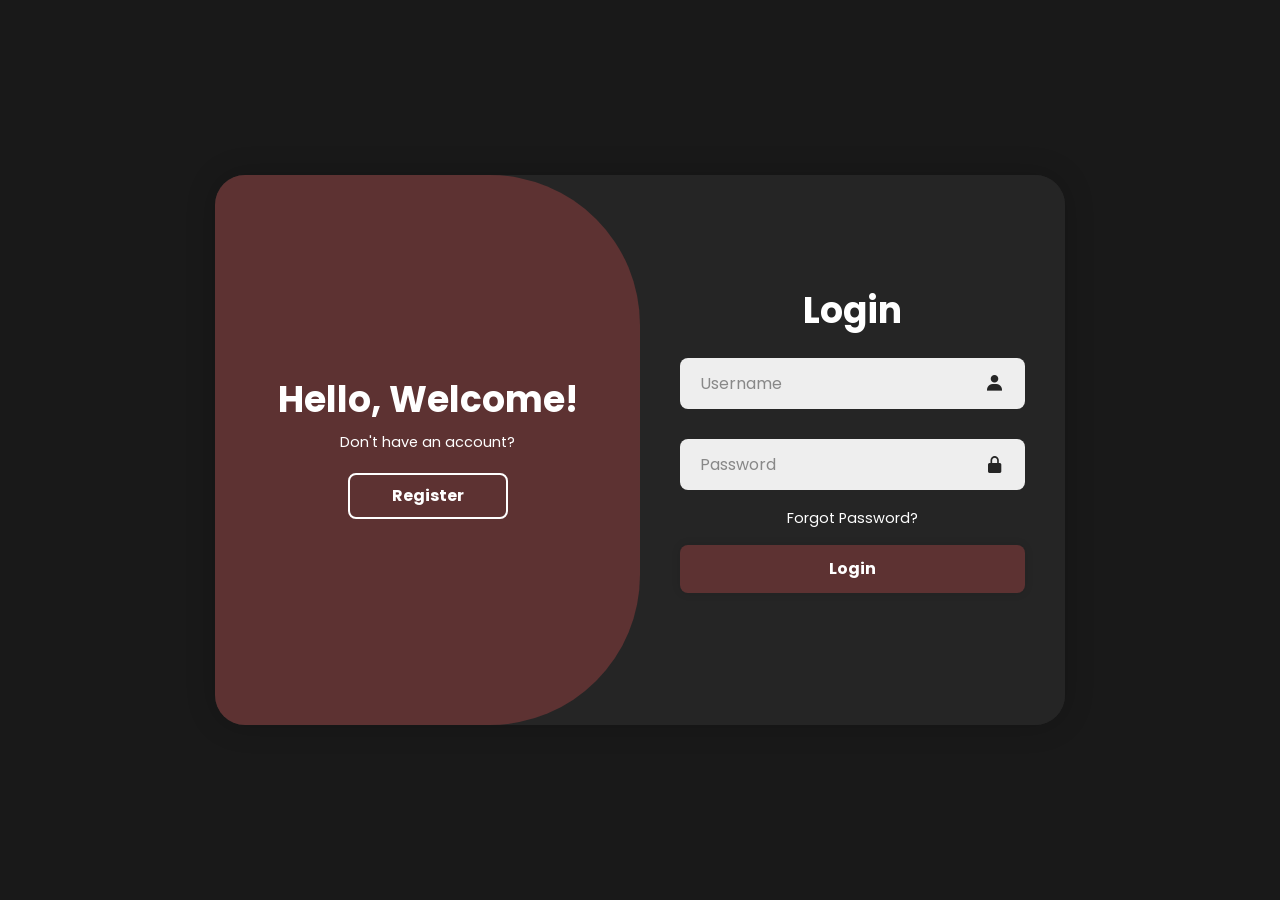
<file: cctv project/index.html>
<!DOCTYPE html>
<html lang="en">
<head>
    <meta charset="UTF-8">
    <meta name="viewport" content="width=device-width, initial-scale=1.0">
    <title>Login/Signup Form</title>
    <link rel="stylesheet" href="style1.css">
    <link href='https://unpkg.com/boxicons@2.1.4/css/boxicons.min.css' rel='stylesheet'>
</head>
<body>

    <div class="container">
      
        <div class="form-box login">
            <form id="loginForm" action="#">
                <h1>Login</h1>
                <div class="input-box">
                    <input type="text" id="loginUsername" placeholder="Username" required>
                    <i class='bx bxs-user'></i>
                </div>
                <div class="input-box">
                    <input type="password" id="loginPassword" placeholder="Password" required>
                    <i class='bx bxs-lock-alt'></i>
                </div>
                <div class="forgot-link">
                    <a href="forgot.html">Forgot Password?</a>
                </div>
                <button type="submit" class="btn">Login</button>
               
                <p id="loginMessage" class="msg"></p>
            </form>
        </div>

        
        <div class="form-box register">
            <form id="registerForm" action="#">
                <h1>Registration</h1>
                <div class="input-box">
                    <input type="text" id="regUsername" placeholder="Username" required>
                    <i class='bx bxs-user'></i>
                </div>
                <div class="input-box">
                    <input type="email" id="regEmail" placeholder="Email" required>
                    <i class='bx bxs-envelope'></i>
                </div>
                <div class="input-box">
                    <input type="password" id="regPassword" placeholder="Password" required>
                    <i class='bx bxs-lock-alt'></i>
                </div>
                
                <div class="input-box">
                    <input type="password" id="regConfirmPassword" placeholder="Confirm Password" required>
                    <i class='bx bxs-lock-alt'></i>
                </div>

                <button type="submit" class="btn">Register</button>

               
                <p id="registerMessage" class="msg"></p>
            </form>
        </div>

      
        <div class="toggle-box">
            <div class="toggle-panel toggle-left">
                <h1>Hello, Welcome!</h1>
                <p>Don't have an account?</p>
                <button class="btn register-btn">Register</button>
            </div>

            <div class="toggle-panel toggle-right">
                <h1>Welcome Back!</h1>
                <p>Already have an account?</p>
                <button class="btn login-btn">Login</button>
            </div>
        </div>
    </div>

    <script src="script.js"></script>
</body>
</html>
</file>
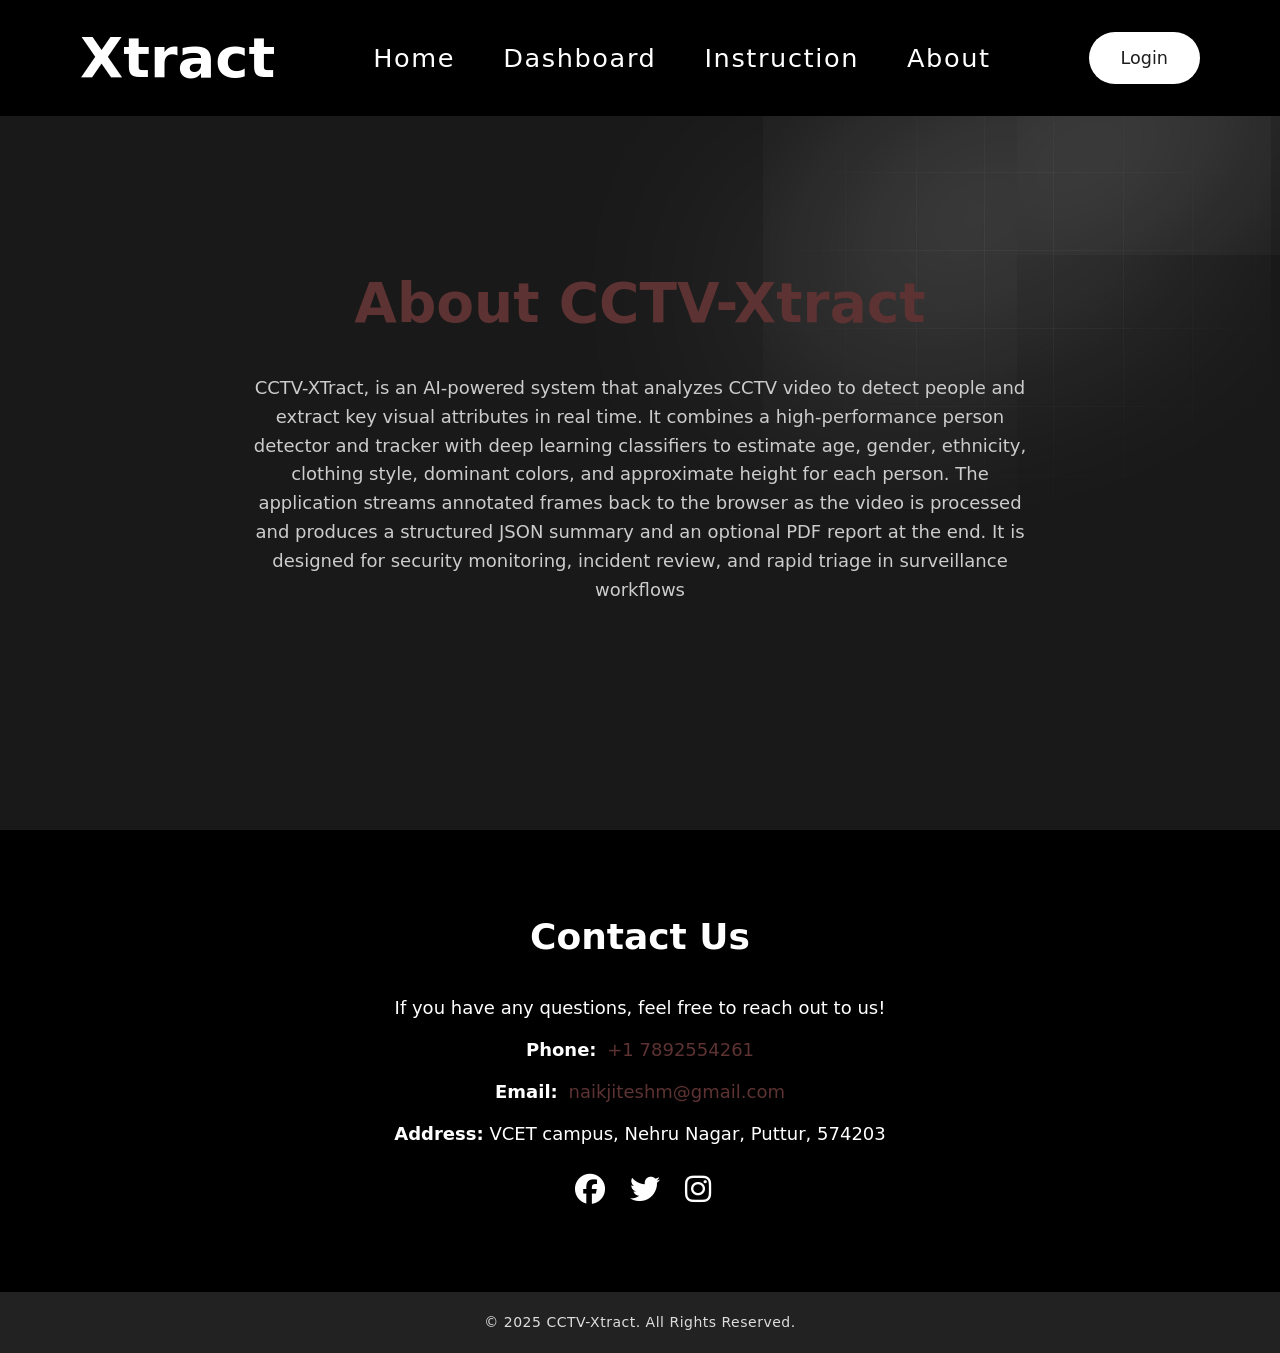
<file: cctv project/about.html>
<!DOCTYPE html>
<html lang="en">
<head>
   <meta charset="UTF-8">
   <meta name="viewport" content="width=device-width, initial-scale=1.0">
   <title>Xtract</title>
   <link rel="stylesheet" href="style.css"> 
   
   <link rel="stylesheet" href="https://cdnjs.cloudflare.com/ajax/libs/font-awesome/6.5.0/css/all.min.css">
</head>
<body>
   <img class="image-gradient" src="gradient.png" alt="gradient">
   <div class="layer-blur"></div>

  

 
   <header>
       <h1 class="logo">Xtract</h1>
       <nav>
           <a href="home.html">Home</a>
           <a href="dashboard.html">Dashboard</a>
           <a href="instruction.html">Instruction</a>
           <a href="about.html">About</a>
       </nav>
       <a href="index.html#login" class="btn-signin">Login</a>
   </header>

   
   <main>
       <div class="main-content">

        <div class="about-section">
            <h3>About CCTV-Xtract</h3>
            <p>
                 CCTV-XTract, is an AI-powered system that analyzes CCTV video to detect people and extract key visual attributes in real time. It combines a high-performance person detector and tracker with deep learning classifiers to estimate age, gender, ethnicity, clothing style, dominant colors, and approximate height for each person. The application streams annotated frames back to the browser as the video is processed and produces a structured JSON summary and an optional PDF report at the end. It is designed for security monitoring, incident review, and rapid triage in surveillance workflows
            </p>
        </div>
       </div>
   </main>

   <div class="contact-section">
       <h3>Contact Us</h3>
       <p>If you have any questions, feel free to reach out to us!</p>
       <p><strong>Phone:</strong> <a href="tel:+17892554261">+1 7892554261</a></p>
       <p><strong>Email:</strong> <a href="mailto:naikjiteshm@gmail.com">naikjiteshm@gmail.com</a></p>
       <p><strong>Address:</strong> VCET campus, Nehru Nagar, Puttur, 574203</p>

       <div class="social-icons">
           <a href="https://www.facebook.com/mahabaleshwar.naik.142" target="_blank"><i class="fab fa-facebook"></i></a>
           <a href="https://x.com/sachinrathod003" target="_blank"><i class="fab fa-twitter"></i></a>
           <a href="https://www.instagram.com/shreyassss" target="_blank"><i class="fab fa-instagram"></i></a>
       </div>
   </div>


   <footer>
       <p>&copy; 2025 CCTV-Xtract. All Rights Reserved.</p>
   </footer>
</body>
</html>
</file>
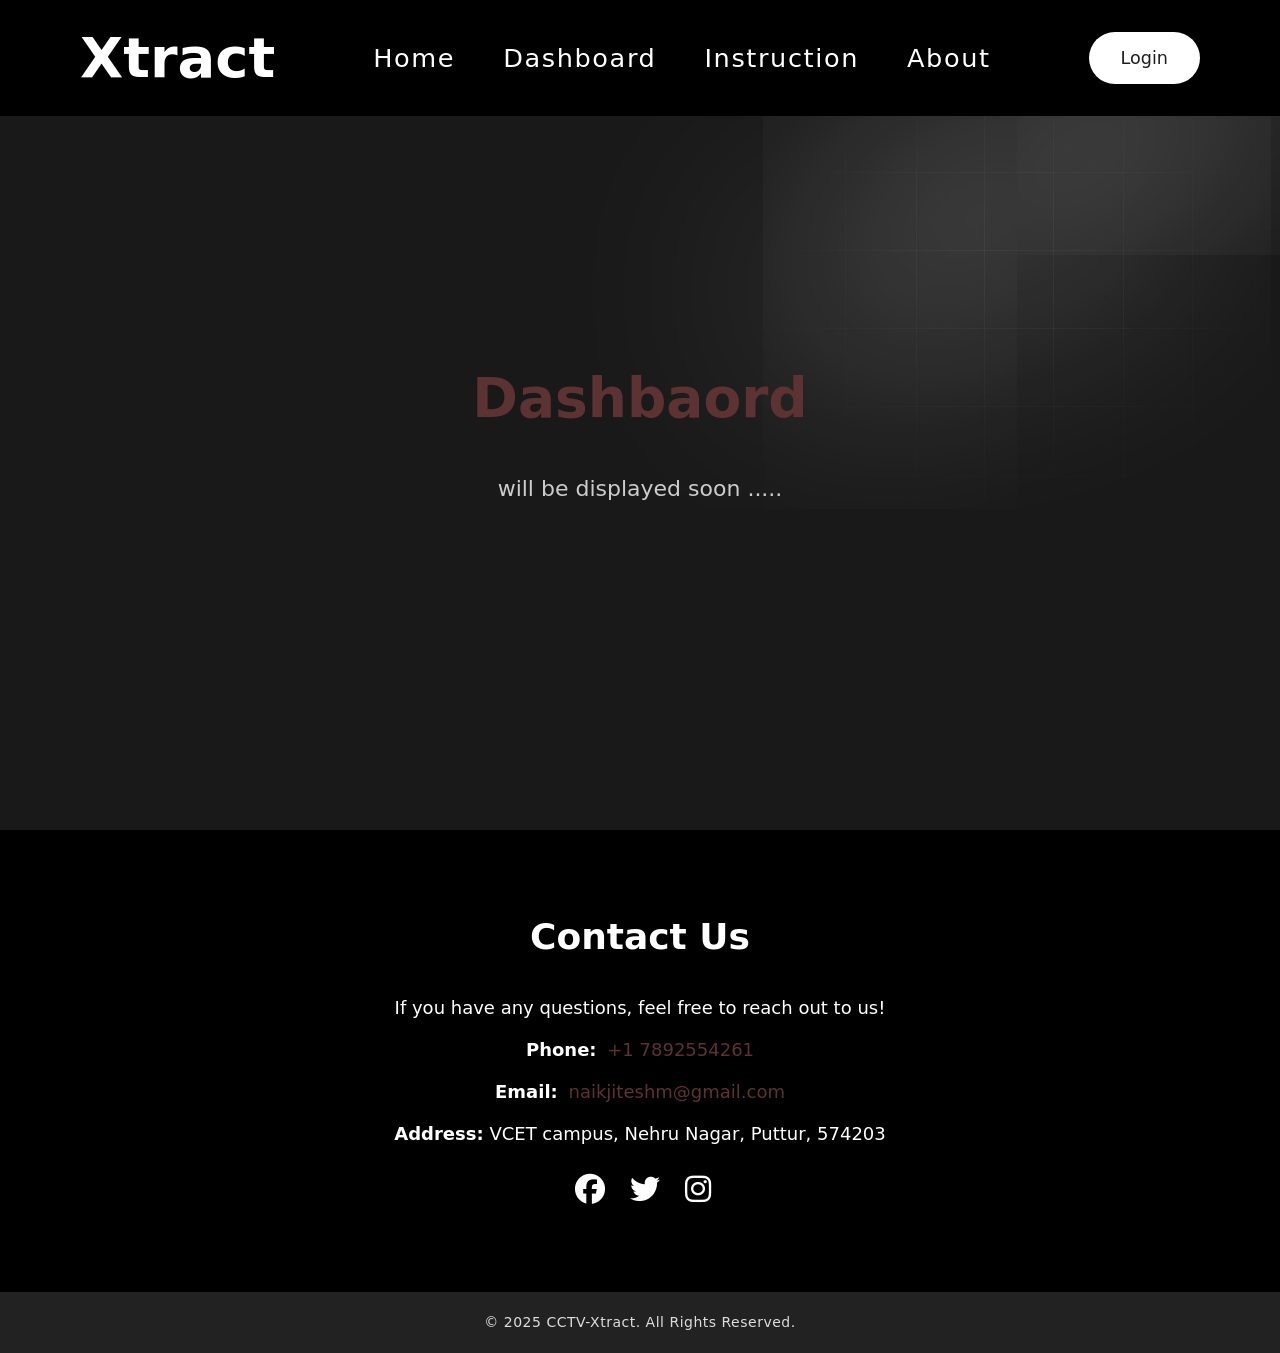
<file: cctv project/dashboard.html>
<!DOCTYPE html>
<html lang="en">
<head>
   <meta charset="UTF-8">
   <meta name="viewport" content="width=device-width, initial-scale=1.0">
   <title>Xtract</title>
   <link rel="stylesheet" href="style.css"> 
   <link rel="stylesheet" href="https://cdnjs.cloudflare.com/ajax/libs/font-awesome/6.5.0/css/all.min.css">
</head>
<body>
   <img class="image-gradient" src="gradient.png" alt="gradient">
   <div class="layer-blur"></div>

   <header>
       <h1 class="logo">Xtract</h1>
       <nav>
           <a href="home.html">Home</a>
           <a href="dashboard.html">Dashboard</a>
           <a href="instruction.html">Instruction</a>
           <a href="about.html">About</a>
       </nav>
       <a href="index.html#login" class="btn-signin">Login</a>
   </header>

   <main>
       <div class="main-content">
           <div class="dashboard-section">
      <h3>Dashbaord</h3>
      <p>will be displayed soon .....</p>
     
    </div>
    </div>
  
</main>
   <div class="contact-section">
       <h3>Contact Us</h3>
       <p>If you have any questions, feel free to reach out to us!</p>
       <p><strong>Phone:</strong> <a href="tel:+17892554261">+1 7892554261</a></p>
       <p><strong>Email:</strong> <a href="mailto:naikjiteshm@gmail.com">naikjiteshm@gmail.com</a></p>
       <p><strong>Address:</strong> VCET campus, Nehru Nagar, Puttur, 574203</p>

       <div class="social-icons">
           <a href="https://www.facebook.com/mahabaleshwar.naik.142" target="_blank"><i class="fab fa-facebook"></i></a>
           <a href="https://x.com/sachinrathod003" target="_blank"><i class="fab fa-twitter"></i></a>
           <a href="https://www.instagram.com/shreyassss" target="_blank"><i class="fab fa-instagram"></i></a>
       </div>
   </div>

   
   <footer>
       <p>&copy; 2025 CCTV-Xtract. All Rights Reserved.</p>
   </footer>
</body>
</html>
</file>
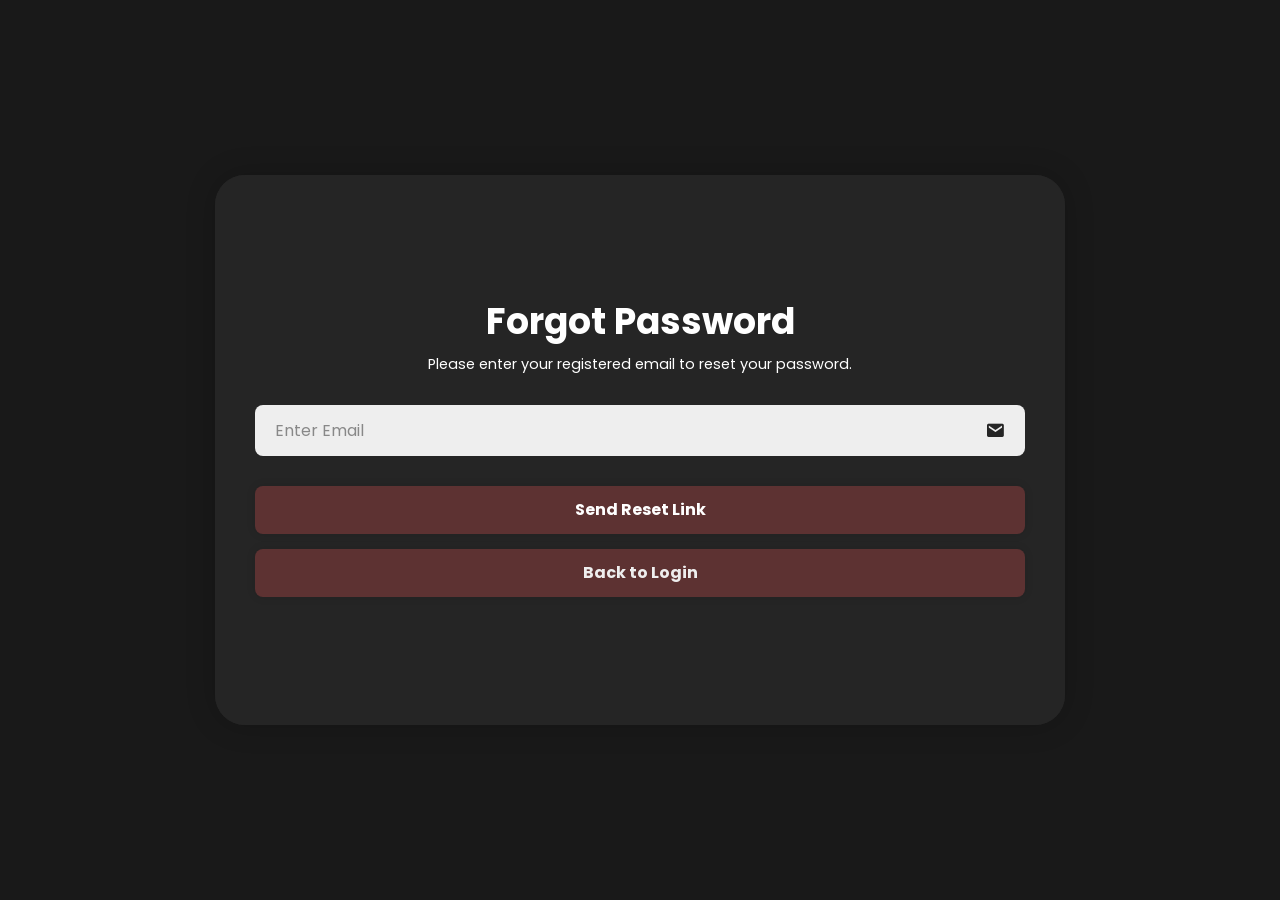
<file: cctv project/forgot.html>
<!DOCTYPE html>
<html lang="en">
<head>
  <meta charset="UTF-8">
  <meta name="viewport" content="width=device-width, initial-scale=1.0">
  <title>Forgot Password</title>
  <link rel="stylesheet" href="style1.css">
  <link href='https://unpkg.com/boxicons@2.1.4/css/boxicons.min.css' rel='stylesheet'>
</head>
<body>
  <div class="container">
    <div class="form-box" style="width:100%;">
      <form id="forgotForm" action="#">
        <h1>Forgot Password</h1>
        <p>Please enter your registered email to reset your password.</p>
        
        <div class="input-box">
          <input type="email" id="forgotEmail" placeholder="Enter Email" required>
          <i class='bx bxs-envelope'></i>
        </div>
        
        <button type="submit" class="btn">Send Reset Link</button>
        <p id="forgotMessage" class="msg"></p>
        
        <div class="submit">
          <a href="index.html" class="back">Back to Login</a>
        </div>
      </form>
    </div>
  </div>
  
  <script>
    document.getElementById("forgotForm").addEventListener("submit", function(e){
      e.preventDefault();
      
      const email = document.getElementById("forgotEmail").value;
      const msg = document.getElementById("forgotMessage");

      // Simulating backend email verification
      if(email.trim() === ""){
        msg.textContent = "Please enter your email.";
        msg.className = "msg error";
      } else {
        msg.textContent = "A reset link has been sent to " + email;
        msg.className = "msg success";
      }
    });
  </script>
</body>
</html>
</file>
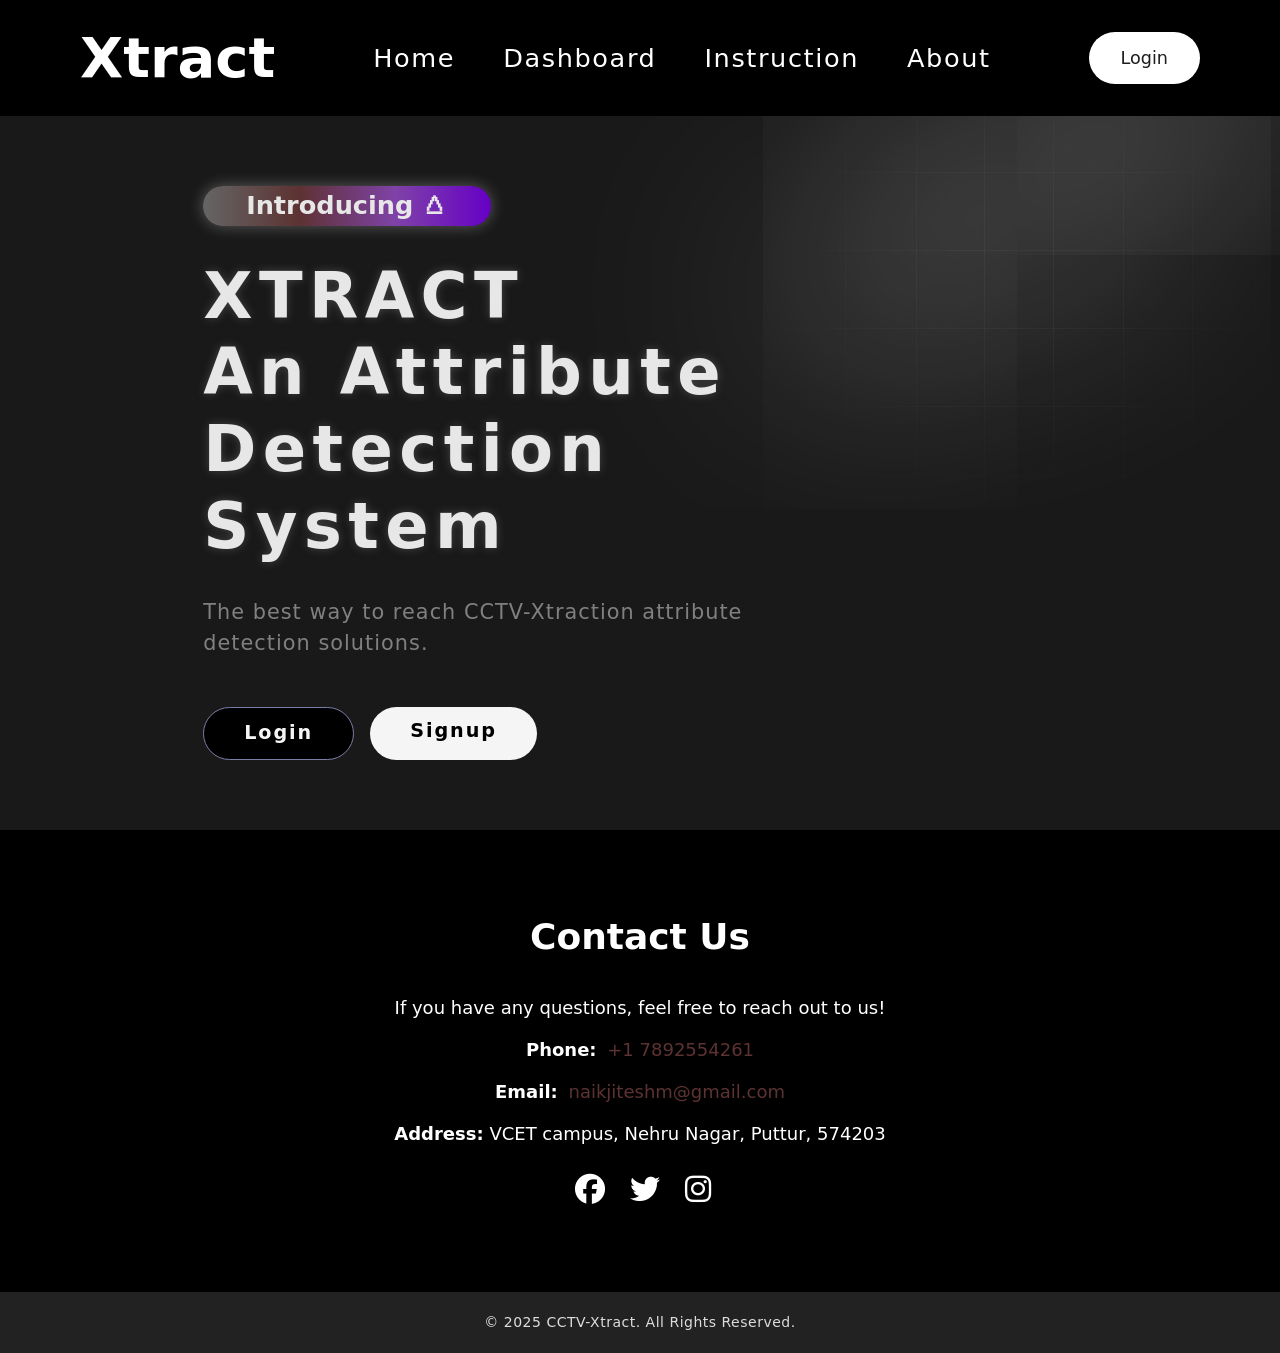
<file: cctv project/home.html>
<!DOCTYPE html>
<html lang="en">
<head>
   <meta charset="UTF-8">
   <meta name="viewport" content="width=device-width, initial-scale=1.0">
   <title>Xtract</title>
   <link rel="stylesheet" href="style.css"> 
   <link rel="stylesheet" href="https://cdnjs.cloudflare.com/ajax/libs/font-awesome/6.5.0/css/all.min.css">
</head>
<body>
   <img class="image-gradient" src="gradient.png" alt="gradient">
   <div class="layer-blur"></div>

   <header>
       <h1 class="logo">Xtract</h1>
       <nav>
           <a href="home.html">Home</a>
           <a href="dashboard.html">Dashboard</a>
           <a href="instruction.html">Instruction</a>
           <a href="about.html">About</a>
       </nav>
       <a href="index.html#login" class="btn-signin">Login</a>
   </header>

   <main>
       <div class="content">
           <div class="tag-box">
               <div class="tag">Introducing &wedbar;</div>  
           </div>
           <h1>XTRACT<br>An Attribute Detection System</h1>
           <p class="description">The best way to reach CCTV-Xtraction attribute detection solutions.</p>

           <div class="buttons">
               <a href="index.html#login" class="btn-get-started">Login</a>
               <a href="index.html#register" class="btn-signing-main">Signup</a>
           </div>
       </div>
   </main>

 
   <div class="contact-section">
       <h3>Contact Us</h3>
       <p>If you have any questions, feel free to reach out to us!</p>
       <p><strong>Phone:</strong> <a href="tel:+17892554261">+1 7892554261</a></p>
       <p><strong>Email:</strong> <a href="mailto:naikjiteshm@gmail.com">naikjiteshm@gmail.com</a></p>
       <p><strong>Address:</strong> VCET campus, Nehru Nagar, Puttur, 574203</p>

       <div class="social-icons">
           <a href="https://www.facebook.com/mahabaleshwar.naik.142" target="_blank"><i class="fab fa-facebook"></i></a>
           <a href="https://x.com/sachinrathod003" target="_blank"><i class="fab fa-twitter"></i></a>
           <a href="https://www.instagram.com/shreyassss" target="_blank"><i class="fab fa-instagram"></i></a>
       </div>
   </div>

   
   <footer>
       <p>&copy; 2025 CCTV-Xtract. All Rights Reserved.</p>
   </footer>
</body>
</html>
</file>
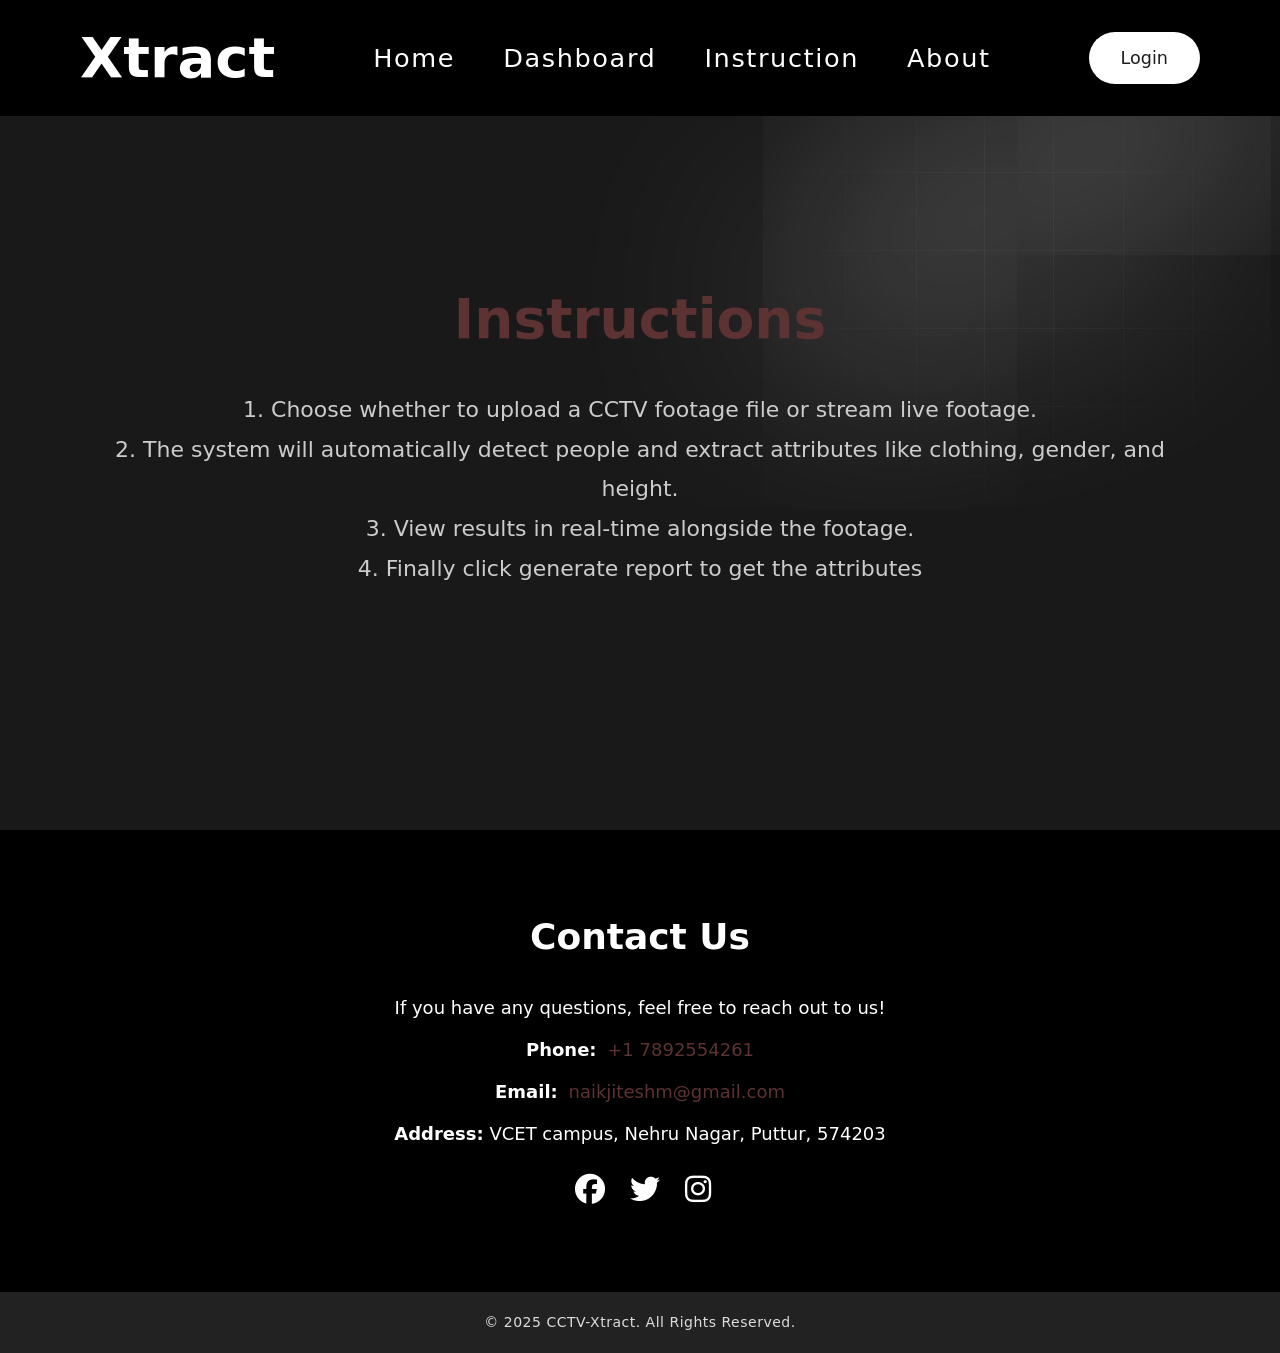
<file: cctv project/instruction.html>
<!DOCTYPE html>
<html lang="en">
<head>
   <meta charset="UTF-8">
   <meta name="viewport" content="width=device-width, initial-scale=1.0">
   <title>Xtract</title>
   <link rel="stylesheet" href="style.css"> 
   <link rel="stylesheet" href="https://cdnjs.cloudflare.com/ajax/libs/font-awesome/6.5.0/css/all.min.css">
</head>
<body>
   <img class="image-gradient" src="gradient.png" alt="gradient">
   <div class="layer-blur"></div>

   <header>
       <h1 class="logo">Xtract</h1>
       <nav>
           <a href="home.html">Home</a>
           <a href="dashboard.html">Dashboard</a>
           <a href="instruction.html">Instruction</a>
           <a href="about.html">About</a>
       </nav>
       <a href="index.html#login" class="btn-signin">Login</a>
   </header>

   <main>
       <div class="main-content">
           <div class="instruction-section">
      <h3>Instructions</h3>
      <p>1. Choose whether to upload a CCTV footage file or stream live footage.</p>
      <p>2. The system will automatically detect people and extract attributes like clothing, gender, and height.</p>
      <p>3. View results in real-time alongside the footage.</p>
      <p>4. Finally click generate report to get the attributes</p>
    </div>
    </div>
  
</main>
   <div class="contact-section">
       <h3>Contact Us</h3>
       <p>If you have any questions, feel free to reach out to us!</p>
       <p><strong>Phone:</strong> <a href="tel:+17892554261">+1 7892554261</a></p>
       <p><strong>Email:</strong> <a href="mailto:naikjiteshm@gmail.com">naikjiteshm@gmail.com</a></p>
       <p><strong>Address:</strong> VCET campus, Nehru Nagar, Puttur, 574203</p>

       <div class="social-icons">
           <a href="https://www.facebook.com/mahabaleshwar.naik.142" target="_blank"><i class="fab fa-facebook"></i></a>
           <a href="https://x.com/sachinrathod003" target="_blank"><i class="fab fa-twitter"></i></a>
           <a href="https://www.instagram.com/shreyassss" target="_blank"><i class="fab fa-instagram"></i></a>
       </div>
   </div>

   
   <footer>
       <p>&copy; 2025 CCTV-Xtract. All Rights Reserved.</p>
   </footer>
</body>
</html>
</file>
<file: cctv project/style1.css>
@import url('https://fonts.googleapis.com/css2?family=Poppins:ital,wght@0,100;0,200;0,300;0,400;0,500;0,600;0,700;0,800;0,900;1,100;1,200;1,300;1,400;1,500;1,600;1,700;1,800;1,900&display=swap');

*{
    margin: 0;
    padding: 0;
    box-sizing: border-box;
    font-family: "Poppins", sans-serif;
    text-decoration: none;
    list-style: none;

}

body{
    display: flex;
    justify-content: center;
    background-color:rgb(25, 25, 25);
    align-items: center;
    min-height: 100vh;
    
}

.container{
    position: relative;
    width: 850px;
    height: 550px;
    background: #252525;
    margin: 20px;
    border-radius: 30px;
    box-shadow: 0 0 30px rgba(0, 0, 0, .2);
    overflow: hidden;
}

    .container h1{
        font-size: 36px;
        margin: -10px 0;
    }

    .container p{
        font-size: 14.5px;
        margin: 15px 0;
    }

form{ width: 100%; }

.form-box{
    position: absolute;
    right: 0;
    width: 50%;
    height: 100%;
    background: #252525;
    display: flex;
    align-items: center;
    color: #ffffff;
    text-align: center;
    padding: 40px;
    z-index: 1;
    transition: .6s ease-in-out 1.2s, visibility 0s 1s;    
}



    .container.active .form-box{ right: 50%; }

    .form-box.register{ visibility: hidden; }
        .container.active .form-box.register{ visibility: visible; }

.input-box{
    position: relative;
    margin: 30px 0;
}

    .input-box input{
        width: 100%;
        padding: 13px 50px 13px 20px;
        background: #eee;
        border-radius: 8px;
        border: none;
        outline: none;
        font-size: 16px;
        color: #333;
        font-weight: 500;
        
    }

        .input-box input::placeholder{
            color: #888;
            font-weight: 400;
        }
    
    .input-box i{
        position: absolute;
        color: #252525;
        right: 20px;
        top: 50%;
        transform: translateY(-50%);
        font-size: 20px;
        
    }

.forgot-link{ margin: -15px 0 15px; }
    .forgot-link a{
        font-size: 14.5px;
        color: #ffffff;
    }

.btn{
    width: 100%;
    height: 48px;
    background: #5d3232;
    border-radius: 8px;
    box-shadow: 0 0 10px rgba(0, 0, 0, .1);
    border: none;
    cursor: pointer;
    font-size: 16px;
    color: #fff;
    font-weight: 700;
}


.msg {
    margin-top: 10px;
    font-size: 0.9rem;
    font-weight: 500;
    display: block;
    text-align: center;
}


.msg.success {
    color: green;
}


.msg.error {
    color: whitesmoke;
}


.msg.warning {
    color: #5d3232 ;
}




.toggle-box{
    position: absolute;
    width: 100%;
    height: 100%;
}



    .toggle-box::before{
        content: '';
        position: absolute;
        left: -250%;
        width: 300%;
        height: 100%;
        background: #5d3232;

        border-radius: 150px;
        z-index: 2;
        transition: 1.8s ease-in-out;
    }

        .container.active .toggle-box::before{ left: 50%; }

.toggle-panel{
    position: absolute;
    width: 50%;
    height: 100%;
    color: #fff;
    display: flex;
    flex-direction: column;
    justify-content: center;
    align-items: center;
    z-index: 2;
    transition: .5s ease-in-out;
}

    .toggle-panel.toggle-left{ 
        left: 0;
        transition-delay: 1.0s; 
    }
        .container.active .toggle-panel.toggle-left{
            left: -50%;
            transition-delay: .5s;
        }

    .toggle-panel.toggle-right{ 
        right: -50%;
        transition-delay: .5s;
    }
        .container.active .toggle-panel.toggle-right{
            right: 0;
            transition-delay: 1.0s;
        }

    .toggle-panel p{ margin-bottom: 20px; }

    .toggle-panel .btn{
        width: 160px;
        height: 46px;
        background: transparent;
        border: 2px solid #fff;
        box-shadow: none;
    }

    .back{
     width: 100%;
    height: 48px;
    background: #5d3232;
    border-radius: 8px;
    box-shadow: 0 0 10px rgba(0, 0, 0, .1);
    border: none;
    cursor: pointer;
    font-size: 16px;
    font-weight: 700;
    color: #eee;
    display: flex;        
    justify-content: center;
    align-items: center;
}

@media screen and (max-width: 650px){
    .container{ height: calc(100vh - 40px); }

    .form-box{
        bottom: 0;
        width: 100%;
        height: 70%;
    }

        .container.active .form-box{
            right: 0;
            bottom: 30%;
        }

    .toggle-box::before{
        left: 0;
        top: -270%;
        width: 100%;
        height: 300%;
        border-radius: 20vw;
    }

        .container.active .toggle-box::before{
            left: 0;
            top: 70%;
        }

        .container.active .toggle-panel.toggle-left{
            left: 0;
            top: -30%;
        }

    .toggle-panel{ 
        width: 100%;
        height: 30%;
    }
        .toggle-panel.toggle-left{ top: 0; }
        .toggle-panel.toggle-right{
            right: 0;
            bottom: -30%;
        }

            .container.active .toggle-panel.toggle-right{ bottom: 0; }
}



@media screen and (max-width: 400px){
    .form-box { padding: 20px; }

    .toggle-panel h1{font-size: 30px; }
}
</file>
<file: cctv project/style.css>
* {
    margin:0;
    padding:0;
    box-sizing:border-box;
}

body {
    font-family:system-ui, -apple-system, BlinkMacSystemFont, 'Segoe UI', Roboto, Oxygen, Ubuntu, Cantarell, 'Open Sans', 'Helvetica Neue', sans-serif;
    background-color:rgb(25, 25, 25);
    color: #e7e7e7;
    min-height: 100vh;
    line-height: 1.5;
}


.image-gradient {
    position: absolute;
    top:0;
    right: 0;
    opacity: 0.5;
    z-index: -1;
}

.layer-blur {
    height:0;
    width: 30rem;
    position: absolute;
    top: 20%;
    right: 0;
    box-shadow: 0 0 750px 25px whitesmoke;
    rotate: -30deg;
    z-index: -1;
}

.container {
    width: 100%;
    margin: 0 auto;
    padding: 0 2rem;
    position: relative;
    overflow: hidden;
}


header {
    width: 100%; 
    display: flex;
    justify-content: space-between;
    align-items: center;
    padding: 1rem 5rem;
    background-color: #000000;
    box-sizing: border-box;
    z-index: 999;
}

header h1 {
    margin: 0;
    font-size: 3.5rem;
    font-weight: 700;
    cursor: pointer;
    color: white;
}

header h1:hover {
    color: #5d3232;
}

nav {
    display: flex;
    align-items: center;
    gap: 3rem;
}

nav a {
    font-size: 1.6rem;
    letter-spacing: 0.1rem;
    transition: color 0.2s ease;
    text-decoration: none;
    color: white;
}

nav a:hover {
    color: #5d3232;
}

.btn-signin {
    background-color: #fff;
    color: rgb(30, 30, 30);
    padding: 0.8rem 2rem;
    border-radius: 50px;
    border: none;
    font-size: 1.1rem;
    font-weight: 500;
    transition: background-color 0.2s ease;
    cursor: pointer;
    text-decoration: none;
}

.btn-signin:hover {
    background-color: gray;
}


main {
    display: flex;
    flex-direction: column;
    justify-content: center;
    min-height: calc(90vh - 6rem);
    padding: 2rem 5rem;
}

.content {
    max-width: 44rem;
    margin-left: 11%;
    z-index: 999;
}

.tag-box {
    position: relative;
    width: 18rem;
    height: 2.5rem;
    border-radius: 50px;
    background: linear-gradient(to right,#656565,#5d3232,#7f42a7,#6600c5,#5300a0,#757575,#656565);
    background-size: 200%;
    animation: animationGradient 2.5s linear infinite;
    box-shadow: 0 0 15px rgba(255, 255, 255, 0.3);
}

@keyframes animationGradient {
    to {
        background-position: 200%;
    }  
}

.tag-box .tag {
    position: absolute;
    inset: 3px 3px 3px 3px;
    font-size: 1.6rem;
    font-weight: 600;
    border-radius: 50px;
    display: flex;
    align-items: center;
    justify-content:center;
    transition: 0.5s ease;
    cursor: pointer;
}

.tag-box .tag:hover {
    color: #5d3232;
}

.content h1 {
    font-size: 4rem;
    font-weight: 700;
    letter-spacing: 0.1em;
    margin: 2rem 0;
    line-height: 1.2;
    text-shadow: 0 0 10px rgba(128, 128, 128, 0.418);
}

.description {
    font-size: 1.3rem;
    letter-spacing: 0.05em;
    max-width: 35rem;
    color: gray;
}

.buttons {
    display: flex;
    gap:1rem;
    margin-top: 3rem;
}

.btn-get-started {
    text-decoration: none;
    background-color: black;
    color: whitesmoke;
    border: 1px solid #7d7ea7;
    padding: 0.7rem 2.5rem;
    border-radius: 50px;
    font-size: 1.2rem;
    font-weight: 600;
    letter-spacing: 0.1em;
    transition: background-color 0.2s ease;
}

.btn-get-started:hover {
    background-color: #202020;
}

.btn-signing-main {
    text-decoration: none;
    background-color: whitesmoke;
    color: black;
    padding: 0.6rem 2.5rem;
    border-radius: 50px;
    font-size: 1.2rem;
    font-weight: 600;
    letter-spacing: 0.1em;
    transition: background-color 0.2s ease;
}

.btn-signing-main:hover {
    background-color: gray;
}


.contact-section {
    width: 100%; 
    padding: 80px 20px;
    text-align: center;
    background-color: #000000;
    box-sizing: border-box;
}

.contact-section h3 {
    font-size: 36px;
    font-weight: bold;
    margin-bottom: 30px;
    color: white;
}

.contact-section p {
    font-size: 18px;
    color: white;
    margin-bottom: 15px;
}

.contact-section a {
    color: #5d3232;
    text-decoration: none;
    margin-left: 5px;
}

.contact-section a:hover {
    text-decoration: underline;
}


.social-icons {
    display: flex;
    justify-content: center;
    gap: 20px;
    margin-top: 20px;
}

.social-icons a {
    font-size: 30px;
    color: white;
    text-decoration: none;
    transition: color 0.3s ease, transform 0.3s ease;
}

.social-icons a:hover {
    color: #5d3232;
    transform: scale(1.1);
}


footer {
    width: 100%; 
    padding: 20px;
    background-color: #222;
    color: #ddd;
    text-align: center;
    font-size: 14px;
    letter-spacing: 0.5px;
    box-sizing: border-box;
}

footer h5 {
    color: white;
}


@media (max-width: 768px) {
    .contact-section h3 {
        font-size: 28px;
    }

    .contact-section p {
        font-size: 16px;
    }

    .social-icons a {
        font-size: 24px;
    }

    header {
        flex-direction: column;
        gap: 1rem;
        padding: 1rem;
    }

    nav {
        flex-wrap: wrap;
        justify-content: center;
    }
}

.about-section {
            margin-top: -80px; 
            padding: 80px 20px;
            text-align: center;
            color: #e7e7e7;
        }

        .about-section h3 {
            font-size: 55px;
            font-weight: bolder;
            margin-bottom: 30px;
            color:#5d3232 ;
            text-shadow: #5d3232; 
            
        }

        .about-section h3:hover{
            color:rgb(255, 255, 255) ;
        }

        .about-section p {
            font-size: 18px;
            line-height: 1.6;
            max-width: 800px;
            margin: 0 auto;
            color: #ccc;
        }

.instruction-section {
            margin-top: -80px; 
            padding: 80px 20px;
            text-align: center;
            color: #e7e7e7;
        }

        .instruction-section h3 {
            font-size: 55px;
            font-weight: bolder;
            margin-bottom: 30px;
            color:#5d3232 ;
            text-shadow: #5d3232; 
            
        }

        .instruction-section h3:hover{
            color:rgb(255, 255, 255) ;
        }

        .instruction-section p {
            font-size: 22px;
            font-weight: 100;
            line-height: 1.8;
            max-width: 1100px;
            margin:  auto;
            color: #ccc;
        }

.dashboard-section {
            margin-top: -80px; 
            padding: 80px 20px;
            text-align: center;
            color: #e7e7e7;
        }

        .dashboard-section h3 {
            font-size: 55px;
            font-weight: bolder;
            margin-bottom: 30px;
            color:#5d3232 ;
            text-shadow: #5d3232; 
            
        }

        .dashboard-section h3:hover{
            color:rgb(255, 255, 255) ;
        }

        .dashboard-section p {
            font-size: 22px;
            font-weight: 100;
            line-height: 1.8;
            max-width: 1100px;
            margin:  auto;
            color: #ccc;
        }
</file>
